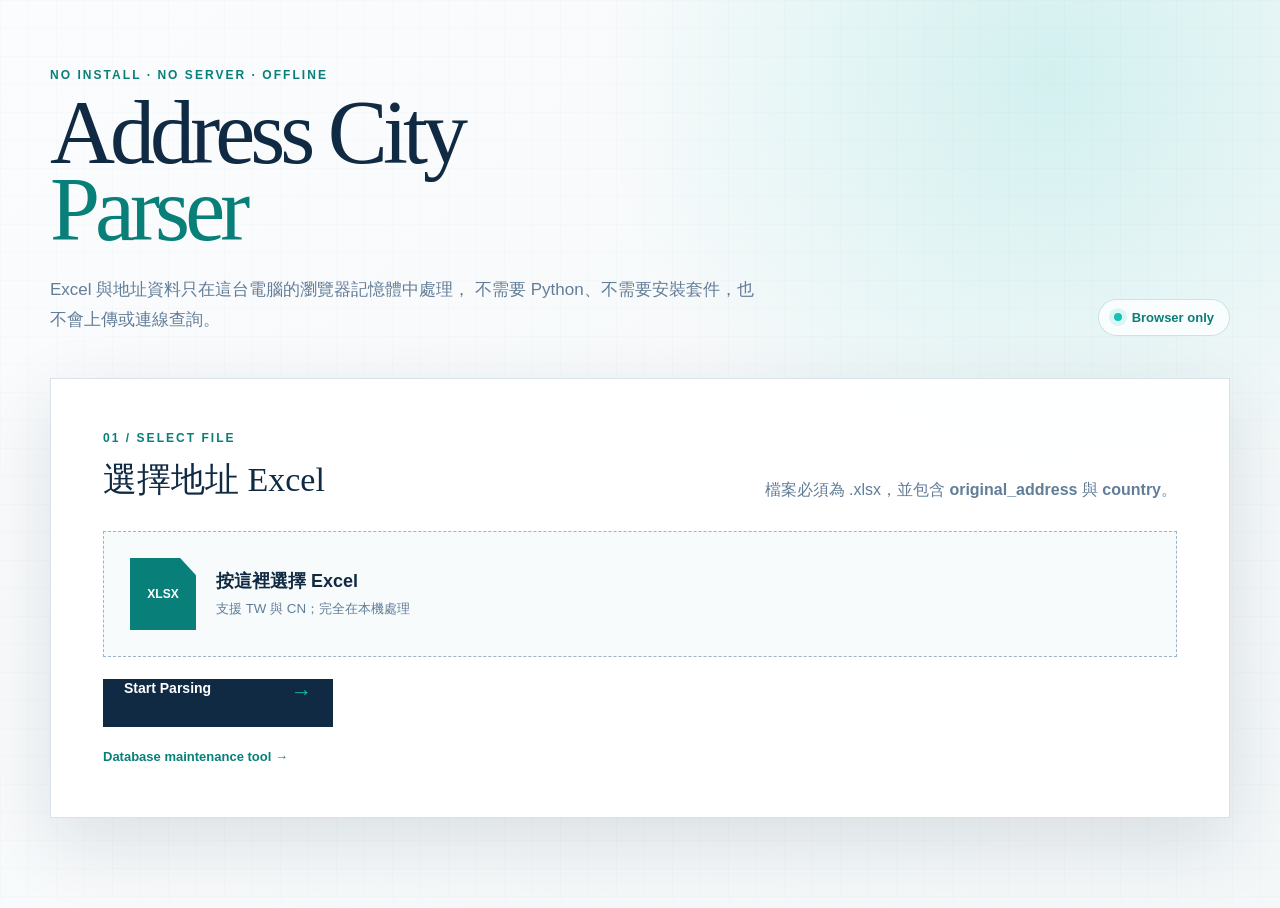
<file: index.html>
<!doctype html>
<html lang="zh-Hant">

<head>
  <meta charset="utf-8" />
  <meta name="viewport" content="width=device-width, initial-scale=1" />
  <title>Address City Parser - Browser Only</title>
  <link rel="stylesheet" href="./style.css" />
</head>

<body>
  <main class="shell">
    <header>
      <div>
        <p class="eyebrow">NO INSTALL · NO SERVER · OFFLINE</p>
        <h1>Address City<br /><span>Parser</span></h1>
        <p class="intro">
          Excel 與地址資料只在這台電腦的瀏覽器記憶體中處理，
          不需要 Python、不需要安裝套件，也不會上傳或連線查詢。
        </p>
      </div>
      <div class="offline-badge"><i></i> Browser only</div>
    </header>

    <section class="card">
      <div class="section-title">
        <div>
          <p class="eyebrow">01 / SELECT FILE</p>
          <h2>選擇地址 Excel</h2>
        </div>
        <p>檔案必須為 .xlsx，並包含 <b>original_address</b> 與 <b>country</b>。</p>
      </div>

      <form id="parseForm">
        <label class="file-picker" for="fileInput">
          <input id="fileInput" type="file" accept=".xlsx" />
          <span class="file-mark">XLSX</span>
          <span>
            <strong id="fileName">按這裡選擇 Excel</strong>
            <small>支援 TW 與 CN；完全在本機處理</small>
          </span>
        </label>

        <button id="parseButton" class="primary" type="submit">
          Start Parsing <span>→</span>
        </button>
      </form>
      <div id="message" class="message" hidden></div>
      <a class="maintenance-link" href="./database_converter.html">
        Database maintenance tool →
      </a>
    </section>

    <section id="results" class="results" hidden>
      <div class="section-title result-title">
        <div>
          <p class="eyebrow">02 / RESULT</p>
          <h2>解析完成</h2>
        </div>
        <div class="downloads">
          <button id="downloadFull" type="button">Download Full Result</button>
          <button id="downloadUnmatched" type="button">Download Unmatched</button>
        </div>
      </div>

      <div class="metrics">
        <article><span>Total rows</span><strong id="totalRows">0</strong></article>
        <article class="teal"><span>Matched</span><strong id="matchedRows">0</strong></article>
        <article class="amber"><span>Unmatched</span><strong id="unmatchedRows">0</strong></article>
        <article><span>Need review</span><strong id="reviewRows">0</strong></article>
      </div>

      <div class="table-card">
        <div class="table-heading">
          <h3>前 20 筆預覽</h3>
          <span>LOCAL PREVIEW</span>
        </div>
        <div class="table-wrap">
          <table>
            <thead id="previewHead"></thead>
            <tbody id="previewBody"></tbody>
          </table>
        </div>
      </div>
    </section>
  </main>

  <div id="loading" class="loading" hidden>
    <div class="spinner"></div>
    <strong>正在本機解析地址…</strong>
  </div>

  <script src="./config.js"></script>
  <script src="./vendor/xlsx.full.min.js"></script>
  <script src="./database/TW_city_database.js"></script>
  <script src="./database/CN_city_database.js"></script>
  <script src="./parser_core.js"></script>
  <script src="./app.js"></script>
</body>

</html>
</file>
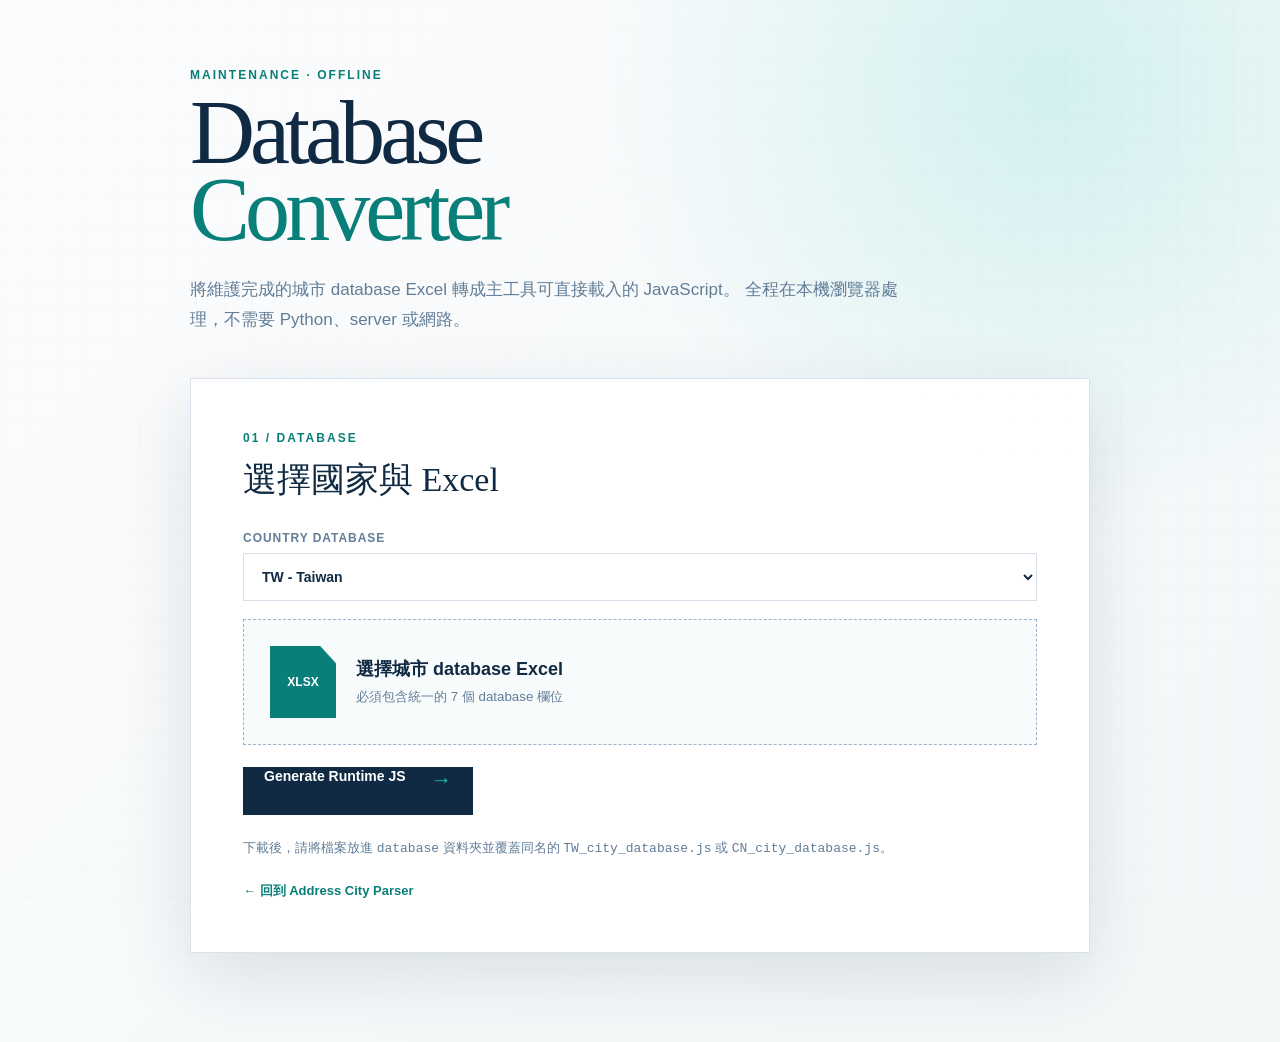
<file: database_converter.html>
<!doctype html>
<html lang="zh-Hant">
  <head>
    <meta charset="utf-8" />
    <meta name="viewport" content="width=device-width, initial-scale=1" />
    <title>Database Converter - Address City Parser</title>
    <link rel="stylesheet" href="./style.css" />
  </head>
  <body>
    <main class="shell narrow">
      <header>
        <div>
          <p class="eyebrow">MAINTENANCE · OFFLINE</p>
          <h1>Database<br /><span>Converter</span></h1>
          <p class="intro">
            將維護完成的城市 database Excel 轉成主工具可直接載入的 JavaScript。
            全程在本機瀏覽器處理，不需要 Python、server 或網路。
          </p>
        </div>
      </header>

      <section class="card">
        <div class="section-title">
          <div>
            <p class="eyebrow">01 / DATABASE</p>
            <h2>選擇國家與 Excel</h2>
          </div>
        </div>

        <form id="converterForm">
          <label class="field-label" for="countrySelect">Country database</label>
          <select id="countrySelect">
            <option value="TW">TW - Taiwan</option>
            <option value="CN">CN - China</option>
          </select>

          <label class="file-picker converter-picker" for="databaseFile">
            <input id="databaseFile" type="file" accept=".xlsx" />
            <span class="file-mark">XLSX</span>
            <span>
              <strong id="databaseFileName">選擇城市 database Excel</strong>
              <small>必須包含統一的 7 個 database 欄位</small>
            </span>
          </label>

          <button class="primary" type="submit">
            Generate Runtime JS <span>→</span>
          </button>
        </form>

        <div id="converterMessage" class="message" hidden></div>
        <p class="maintenance-note">
          下載後，請將檔案放進 <code>database</code> 資料夾並覆蓋同名的
          <code>TW_city_database.js</code> 或 <code>CN_city_database.js</code>。
        </p>
        <a class="back-link" href="./index.html">← 回到 Address City Parser</a>
      </section>
    </main>

    <script src="./vendor/xlsx.full.min.js"></script>
    <script src="./database_converter_core.js"></script>
    <script src="./database_converter.js"></script>
  </body>
</html>
</file>
<file: style.css>
:root {
  --ink: #102a43;
  --muted: #627d98;
  --paper: #f3f7f8;
  --line: #d9e2ec;
  --teal: #087f79;
  --teal-light: #16c1b7;
  --amber: #b76e00;
}

* { box-sizing: border-box; }

body {
  margin: 0;
  min-height: 100vh;
  color: var(--ink);
  background:
    radial-gradient(circle at 82% 8%, rgba(22, 193, 183, .16), transparent 28rem),
    linear-gradient(135deg, #fbfcfd, var(--paper));
  font-family: "Segoe UI", "Noto Sans TC", sans-serif;
}

body::before {
  content: "";
  position: fixed;
  inset: 0;
  pointer-events: none;
  opacity: .2;
  background-image:
    linear-gradient(rgba(16, 42, 67, .07) 1px, transparent 1px),
    linear-gradient(90deg, rgba(16, 42, 67, .07) 1px, transparent 1px);
  background-size: 28px 28px;
}

.shell {
  position: relative;
  width: min(1180px, calc(100% - 36px));
  margin: auto;
  padding: 68px 0 90px;
}
.shell.narrow { width: min(900px, calc(100% - 36px)); }

header, .section-title {
  display: flex;
  align-items: flex-end;
  justify-content: space-between;
  gap: 36px;
}

header { margin-bottom: 42px; }

.eyebrow {
  margin: 0 0 12px;
  color: var(--teal);
  font-size: 12px;
  font-weight: 800;
  letter-spacing: .17em;
}

h1 {
  margin: 0;
  font: 500 clamp(52px, 8vw, 90px)/.86 Georgia, serif;
  letter-spacing: -.055em;
}

h1 span { color: var(--teal); }

.intro {
  max-width: 720px;
  margin: 26px 0 0;
  color: var(--muted);
  font-size: 17px;
  line-height: 1.8;
}

.offline-badge {
  display: flex;
  align-items: center;
  gap: 10px;
  flex: 0 0 auto;
  padding: 10px 15px;
  color: var(--teal);
  background: rgba(255, 255, 255, .78);
  border: 1px solid rgba(8, 127, 121, .2);
  border-radius: 999px;
  font-size: 13px;
  font-weight: 700;
}

.offline-badge i {
  width: 8px;
  height: 8px;
  background: var(--teal-light);
  border-radius: 50%;
  box-shadow: 0 0 0 5px rgba(22, 193, 183, .13);
}

.card, .table-card {
  background: rgba(255, 255, 255, .94);
  border: 1px solid var(--line);
  box-shadow: 0 24px 70px rgba(16, 42, 67, .12);
}

.card { padding: clamp(26px, 5vw, 52px); }

.section-title { margin-bottom: 28px; }
.section-title h2 { margin: 0; font: 500 34px Georgia, serif; }
.section-title > p { max-width: 500px; margin: 0; color: var(--muted); line-height: 1.7; }

.file-picker {
  display: flex;
  align-items: center;
  gap: 20px;
  min-height: 126px;
  padding: 26px;
  cursor: pointer;
  background: #f8fbfc;
  border: 1.5px dashed #9fb3c8;
  transition: .18s ease;
}

.file-picker:hover { background: #ecfffd; border-color: var(--teal); transform: translateY(-2px); }
.file-picker input { display: none; }
.file-picker strong, .file-picker small { display: block; }
.file-picker strong { margin-bottom: 7px; font-size: 18px; }
.file-picker small { color: var(--muted); }

.file-mark {
  display: grid;
  width: 66px;
  height: 72px;
  place-items: center;
  color: #fff;
  background: var(--teal);
  clip-path: polygon(0 0, 76% 0, 100% 24%, 100% 100%, 0 100%);
  font-size: 12px;
  font-weight: 900;
}

button {
  min-height: 48px;
  padding: 0 20px;
  cursor: pointer;
  color: var(--ink);
  background: #fff;
  border: 1px solid var(--line);
  font: 800 14px "Segoe UI", sans-serif;
  transition: .16s ease;
}

button:hover { transform: translateY(-2px); box-shadow: 0 8px 22px rgba(16, 42, 67, .14); }
button:disabled { cursor: wait; opacity: .5; transform: none; }

.primary {
  display: flex;
  justify-content: space-between;
  width: 230px;
  margin-top: 22px;
  color: #fff;
  background: var(--ink);
  border-color: var(--ink);
}
.primary span { color: var(--teal-light); font-size: 21px; }

.message { margin-top: 20px; padding: 14px 18px; color: #842029; background: #fff0f0; border-left: 4px solid #e05252; }
.message.success { color: #075e54; background: #e9fffa; border-color: var(--teal-light); }
.maintenance-link, .back-link {
  display: inline-block;
  margin-top: 22px;
  color: var(--teal);
  font-size: 13px;
  font-weight: 800;
  text-decoration: none;
}
.maintenance-link:hover, .back-link:hover { text-decoration: underline; }
.field-label {
  display: block;
  margin-bottom: 8px;
  color: var(--muted);
  font-size: 12px;
  font-weight: 800;
  letter-spacing: .08em;
  text-transform: uppercase;
}
select {
  width: 100%;
  min-height: 48px;
  margin-bottom: 18px;
  padding: 0 14px;
  color: var(--ink);
  background: #fff;
  border: 1px solid var(--line);
  font: 600 14px "Segoe UI", sans-serif;
}
.converter-picker { margin-top: 0; }
.maintenance-note {
  margin: 22px 0 0;
  color: var(--muted);
  font-size: 13px;
  line-height: 1.7;
}

.results { margin-top: 52px; }
.result-title { align-items: center; }
.downloads { display: flex; gap: 10px; }

.metrics {
  display: grid;
  grid-template-columns: repeat(4, 1fr);
  gap: 14px;
  margin-bottom: 22px;
}
.metrics article { padding: 22px; color: #fff; background: var(--ink); }
.metrics article.teal { background: var(--teal); }
.metrics article.amber { background: var(--amber); }
.metrics span { display: block; margin-bottom: 12px; opacity: .7; font-size: 12px; text-transform: uppercase; }
.metrics strong { font: 500 38px Georgia, serif; }

.table-card { overflow: hidden; box-shadow: 0 16px 50px rgba(16, 42, 67, .09); }
.table-heading { display: flex; align-items: center; justify-content: space-between; padding: 20px 24px; border-bottom: 1px solid var(--line); }
.table-heading h3 { margin: 0; font: 500 22px Georgia, serif; }
.table-heading span { color: var(--muted); font-size: 11px; font-weight: 800; letter-spacing: .15em; }
.table-wrap { overflow-x: auto; }
table { width: 100%; border-collapse: collapse; font-size: 13px; }
th, td { max-width: 320px; padding: 13px 15px; text-align: left; white-space: nowrap; overflow: hidden; text-overflow: ellipsis; border-bottom: 1px solid #edf1f4; }
th { color: var(--muted); background: #f8fafc; font-size: 11px; text-transform: uppercase; }
tbody tr:hover { background: #f3fffd; }

.loading {
  position: fixed;
  inset: 0;
  z-index: 5;
  display: grid;
  place-content: center;
  justify-items: center;
  color: #fff;
  background: rgba(16, 42, 67, .88);
  backdrop-filter: blur(6px);
}
.loading[hidden] { display: none; }
.spinner { width: 46px; height: 46px; margin-bottom: 18px; border: 3px solid rgba(255, 255, 255, .22); border-top-color: var(--teal-light); border-radius: 50%; animation: spin .8s linear infinite; }
@keyframes spin { to { transform: rotate(360deg); } }

@media (max-width: 800px) {
  header, .section-title { align-items: flex-start; flex-direction: column; }
  .metrics { grid-template-columns: repeat(2, 1fr); }
  .downloads { width: 100%; flex-wrap: wrap; }
}

@media (max-width: 520px) {
  .shell { width: calc(100% - 22px); padding-top: 40px; }
  .card { padding: 22px 16px; }
  .file-picker { align-items: flex-start; flex-direction: column; }
  .primary, .downloads button { width: 100%; }
}
</file>
